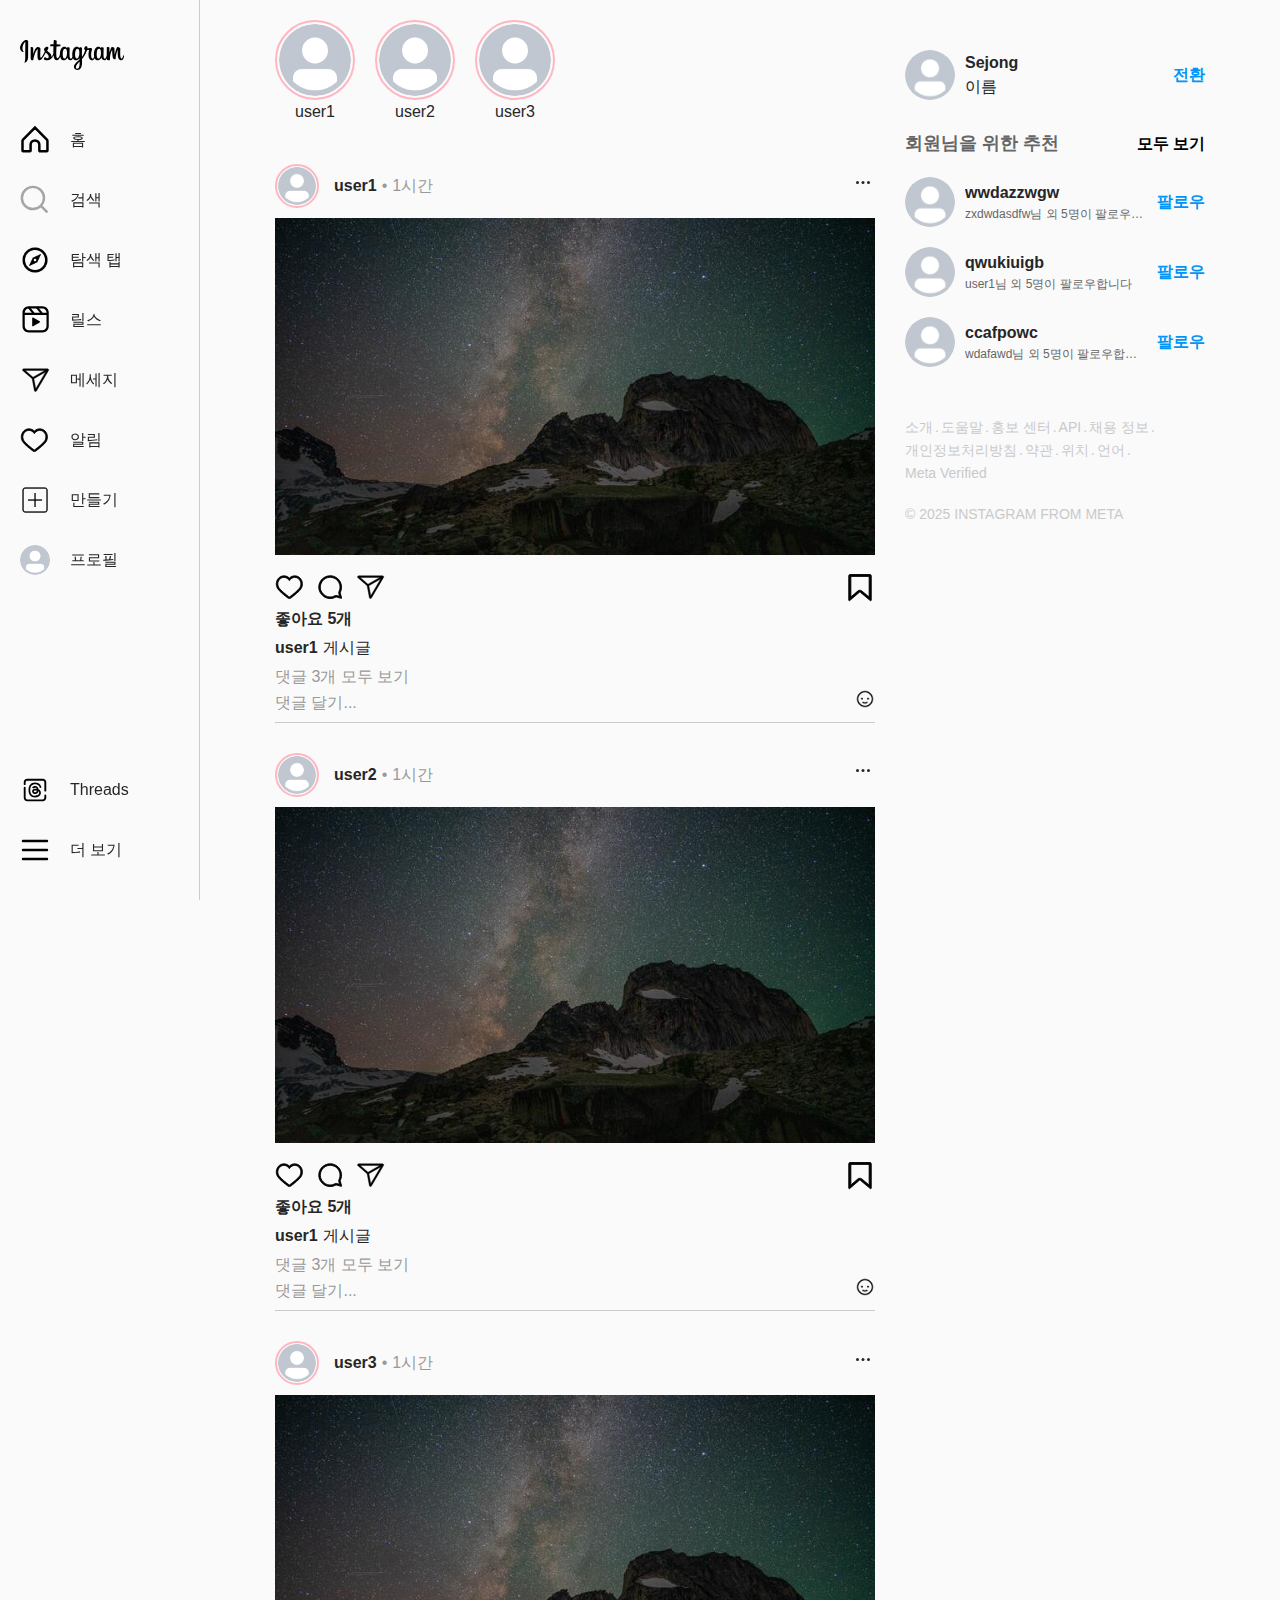
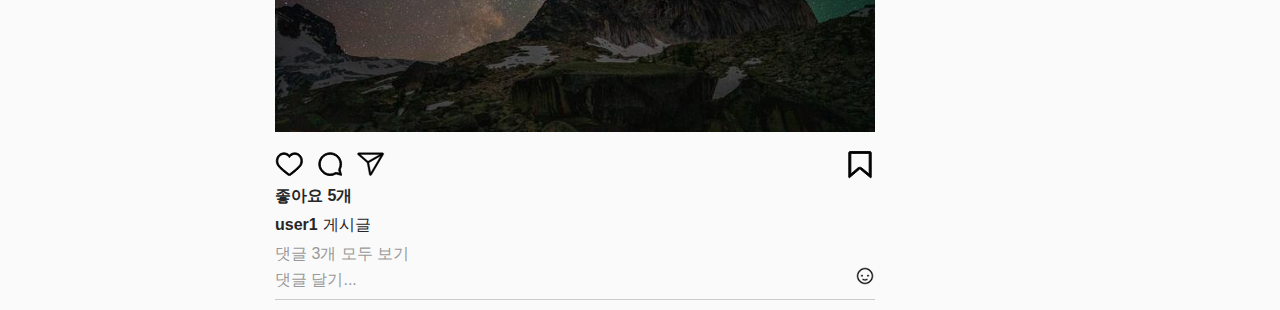
<file: instagram/index.html>
<!DOCTYPE html>
<html lang="en">
<head>
    <meta charset="UTF-8">
    <meta name="viewport" content="width=device-width, initial-scale=1.0">
    <title>Document</title>
    <link rel="stylesheet" href="styles/general.css">
    <link rel="stylesheet" href="styles/header.css">
    <link rel="stylesheet" href="styles/nav.css">
    <link rel="stylesheet" href="styles/main.css">
</head>
<body>
    <header id="main-header">
        <div class="header-left">
            <a href="#" id="header-logo-button" aria-label="Instagram Home">
                <img src="assets/icons/logo.svg" alt="Instagram Logo">
            </a>
        </div>
        <div class="header-right">
            <div class="header-search-bar">
                <input type="text" placeholder="검색">
                <img src="assets/icons/search.svg" alt="Header Search Icon" id="header-search-icon">
            </div>
            <button id="header-notification-button" aria-label="Notifications">
                <img src="assets/icons/heart.svg" alt="Notification Icon">
            </button>
        </div>
    </header>
    <nav id="primary-navigation">
        <div class="nav-top">
            <a href="#" class="nav-top-logo" aria-label="Instagram Home">
                <img src="assets/icons/logo.svg" alt="Instagram Logo">
            </a>
        </div>
        <div class="nav-center">
            <div class="nav-center home">
                <a href="#" aria-label="Home">
                    <img class="nav-icon" src="assets/icons/home.svg" alt="Home Icon">
                </a>
                <span class="nav-text">홈</span>
            </div>
            <div class="nav-center search">
                <a href="#" aria-label="Search">
                    <img class="nav-icon" src="assets/icons/search.svg" alt="Search Icon">
                </a>
                <span class="nav-text">검색</span>
            </div>
            <div class="nav-center explore">
                <a href="#" aria-label="Explore">
                    <img class="nav-icon" src="assets/icons/explore.png" alt="Explore Icon">
                </a>
                <span class="nav-text">탐색 탭</span>
            </div>
            <div class="nav-center reels">
                <a href="#" aria-label="Reels">
                    <img class="nav-icon" src="assets/icons/reels.svg" alt="Reels Icon">
                </a>
                <span class="nav-text">릴스</span>
            </div>
            <div class="nav-center mesaages">
                <a href="#" aria-label="Messages">
                    <img class="nav-icon" src="assets/icons/share.svg" alt="Messages Icon">
                </a>
                <span class="nav-text">메세지</span>
            </div>
            <div class="nav-center notifications">
                <a href="#" aria-label="Notifications">
                    <img class="nav-icon" src="assets/icons/heart.svg" alt="Notifications Icon">
                </a>
                <span class="nav-text">알림</span>
            </div>
            <div class="nav-center create">
                <a href="#" aria-label="Create">
                    <img class="nav-icon" src="assets/icons/plus.png" alt="create Icon">
                </a>
                <span class="nav-text">만들기</span>
            </div>
            <div class="nav-center profile">
                <a href="#" aria-label="Profile">
                    <img class="nav-icon" src="assets/images/avatar.png" alt="Profile Icon">
                </a>
                <span class="nav-text">프로필</span>
            </div>
        </div>
        <div class="nav-bottom">
            <div class="nav-bottom threads">
                <a href="#" aria-label="Threads">
                    <img class="nav-icon" src="assets/icons/threads.svg" alt="Threads Icon">
                </a>
                <span class="nav-text">Threads</span>
            </div>
            <div class="nav-bottom more">
                <a href="#" aria-label="More">
                    <img class="nav-icon" src="assets/icons/menu.svg" alt="More Icon">
                </a>
                <span class="nav-text">더 보기</span>
            </div>
        </div>
    </nav>
    <main>
        <div class="main-content">
            <section class="story-section">
                <div class="story-container">
                    <a class="story-item">
                        <img src="assets/images/avatar.png" alt="Story Avatar">
                        <span class="story-username">user1</span>
                    </a>
                    <a class="story-item">
                        <img src="assets/images/avatar.png" alt="Story Avatar">
                        <span class="story-username">user2</span>
                    </a>
                    <a class="story-item">
                        <img src="assets/images/avatar.png" alt="Story Avatar">
                        <span class="story-username">user3</span>
                    </a>
                </div>
            </section>
            <article class="main-container">

                <div class="post">
                    <div class="post-header">
                        <a class="post-header-avatar">
                            <img src="assets/images/avatar.png" alt="User Avatar">
                        </a>
                        <a href="#" class="post-header-username">user1</a>
                        <span style="color: #999;">•</span>
                        <a href="#" class="post-header-time">1시간</a>
                        <a href="#" class="post-header-options">
                            <img src="assets/icons/more.svg" alt="More Options Icon">
                        </a>
                    </div>
                    <div class="post-image">
                        <img src="assets/images/picture.jpeg" alt="Post Image">
                    </div>
                    <div class="post-actions">
                        <a href="#" class="post-actions heart" alt="Post Actions Heart">
                            <img src="assets/icons/heart.svg" alt="Heart">
                        </a>
                        <a href="#" class="post-actions reply" alt="Post Actions Reply">
                            <img src="assets/icons/comment.svg" alt="Comment">
                        </a>
                        <a href="#" class="post-actions share" alt="Post Actions Share">
                            <img src="assets/icons/share.svg" alt="Share">
                        </a>
                        <a href="#" class="post-actions bookmark" alt="Post Actions Bookmark">
                            <img src="assets/icons/bookmark.svg" alt="Bookmark">
                        </a>
                    </div>
                    <a href="#" class="post-likes">
                        <span>좋아요 5개</span>
                    </a>
                    <div class="post-caption">
                        <a href="#" class="post-caption-username" alt="Username">user1</a>
                        <span>게시글</span>
                    </div>
                    <a href="#" class="post-comments" alt="Comments">
                        <span>댓글 3개 모두 보기</span>
                    </a>
                    <div class="post-reply">
                        <input type="text" class="post-reply-input" placeholder="댓글 달기...">
                        <a href="#">
                            <img src="assets/icons/emoji.png" class="post-reply-emoji" alt="Emoji">
                        </a>
                    </div>
                </div>

                <div class="post">
                    <div class="post-header">
                        <a class="post-header-avatar">
                            <img src="assets/images/avatar.png" alt="User Avatar">
                        </a>
                        <a href="#" class="post-header-username">user2</a>
                        <span style="color: #999;">•</span>
                        <a href="#" class="post-header-time">1시간</a>
                        <a href="#" class="post-header-options">
                            <img src="assets/icons/more.svg" alt="More Options Icon">
                        </a>
                    </div>
                    <div class="post-image">
                        <img src="assets/images/picture.jpeg" alt="Post Image">
                    </div>
                    <div class="post-actions">
                        <a href="#" class="post-actions heart" alt="Post Actions Heart">
                            <img src="assets/icons/heart.svg" alt="Heart">
                        </a>
                        <a href="#" class="post-actions reply" alt="Post Actions Reply">
                            <img src="assets/icons/comment.svg" alt="Comment">
                        </a>
                        <a href="#" class="post-actions share" alt="Post Actions Share">
                            <img src="assets/icons/share.svg" alt="Share">
                        </a>
                        <a href="#" class="post-actions bookmark" alt="Post Actions Bookmark">
                            <img src="assets/icons/bookmark.svg" alt="Bookmark">
                        </a>
                    </div>
                    <a href="#" class="post-likes">
                        <span>좋아요 5개</span>
                    </a>
                    <div class="post-caption">
                        <a href="#" class="post-caption-username" alt="Username">user1</a>
                        <span>게시글</span>
                    </div>
                    <a href="#" class="post-comments" alt="Comments">
                        <span>댓글 3개 모두 보기</span>
                    </a>
                    <div class="post-reply">
                        <input type="text" class="post-reply-input" placeholder="댓글 달기...">
                        <a href="#">
                            <img src="assets/icons/emoji.png" class="post-reply-emoji" alt="Emoji">
                        </a>
                    </div>
                </div>

                <div class="post">
                    <div class="post-header">
                        <a class="post-header-avatar">
                            <img src="assets/images/avatar.png" alt="User Avatar">
                        </a>
                        <a href="#" class="post-header-username">user3</a>
                        <span style="color: #999;">•</span>
                        <a href="#" class="post-header-time">1시간</a>
                        <a href="#" class="post-header-options">
                            <img src="assets/icons/more.svg" alt="More Options Icon">
                        </a>
                    </div>
                    <div class="post-image">
                        <img src="assets/images/picture.jpeg" alt="Post Image">
                    </div>
                    <div class="post-actions">
                        <a href="#" class="post-actions heart" alt="Post Actions Heart">
                            <img src="assets/icons/heart.svg" alt="Heart">
                        </a>
                        <a href="#" class="post-actions reply" alt="Post Actions Reply">
                            <img src="assets/icons/comment.svg" alt="Comment">
                        </a>
                        <a href="#" class="post-actions share" alt="Post Actions Share">
                            <img src="assets/icons/share.svg" alt="Share">
                        </a>
                        <a href="#" class="post-actions bookmark" alt="Post Actions Bookmark">
                            <img src="assets/icons/bookmark.svg" alt="Bookmark">
                        </a>
                    </div>
                    <a href="#" class="post-likes">
                        <span>좋아요 5개</span>
                    </a>
                    <div class="post-caption">
                        <a href="#" class="post-caption-username" alt="Username">user1</a>
                        <span>게시글</span>
                    </div>
                    <a href="#" class="post-comments" alt="Comments">
                        <span>댓글 3개 모두 보기</span>
                    </a>
                    <div class="post-reply">
                        <input type="text" class="post-reply-input" placeholder="댓글 달기...">
                        <a href="#">
                            <img src="assets/icons/emoji.png" class="post-reply-emoji" alt="Emoji">
                        </a>
                    </div>
                </div>

            </article>
        </div>
        <aside class="side-menu">
            <div class="my-profile">
                <a href="#" class="my-profile-avatar">
                    <img src="assets/images/avatar.png">
                </a>
                <div class="my-profile-name">
                    <a href="#" class="my-profile-name-username">
                        Sejong
                    </a>
                    <span>이름</span>
                </div>
                <a href="#" class="my-profile-switch">
                    전환
                </a>
            </div>
            <div class="recommend">
                <span>회원님을 위한 추천</span>
                <a href="#" class="recommend-all">
                    모두 보기
                </a>
            </div>
            <div class="recommend-profile">
                <a href="#" class="recommend-profile-avatar">
                    <img src="assets/images/avatar.png">
                </a>
                <div class="recommend-profile-name">
                    <a href="#" class="recommend-profile-name-username">
                        wwdazzwgw
                    </a>
                    <span class="recommend-profile-info">zxdwdasdfw님 외 5명이 팔로우합니다</span>
                </div>
                <a href="#" class="recommend-profile-follow">
                    팔로우
                </a>
            </div>
            <div class="recommend-profile">
                <a href="#" class="recommend-profile-avatar">
                    <img src="assets/images/avatar.png">
                </a>
                <div class="recommend-profile-name">
                    <a href="#" class="recommend-profile-name-username">
                        qwukiuigb
                    </a>
                    <span class="recommend-profile-info">user1님 외 5명이 팔로우합니다</span>
                </div>
                <a href="#" class="recommend-profile-follow">
                    팔로우
                </a>
            </div>
            <div class="recommend-profile">
                <a href="#" class="recommend-profile-avatar">
                    <img src="assets/images/avatar.png">
                </a>
                <div class="recommend-profile-name">
                    <a href="#" class="recommend-profile-name-username">
                        ccafpowc
                    </a>
                    <span class="recommend-profile-info">wdafawd님 외 5명이 팔로우합니다</span>
                </div>
                <a href="#" class="recommend-profile-follow">
                    팔로우
                </a>
            </div>
            <div class="footer">
                <div class="footer-links">
                    <a href="#">소개</a>.
                    <a href="#">도움말</a>.
                    <a href="#">홍보 센터</a>.
                    <a href="#">API</a>.
                    <a href="#">채용 정보</a>.
                    <a href="#">개인정보처리방침</a>.
                    <a href="#">약관</a>.
                    <a href="#">위치</a>.
                    <a href="#">언어</a>.
                    <a href="#">Meta Verified</a>
                </div>
                
                <span>© 2025 INSTAGRAM FROM META</span>
            </div>
        </aside>
            
    </main>
</body>
</html>
</file>
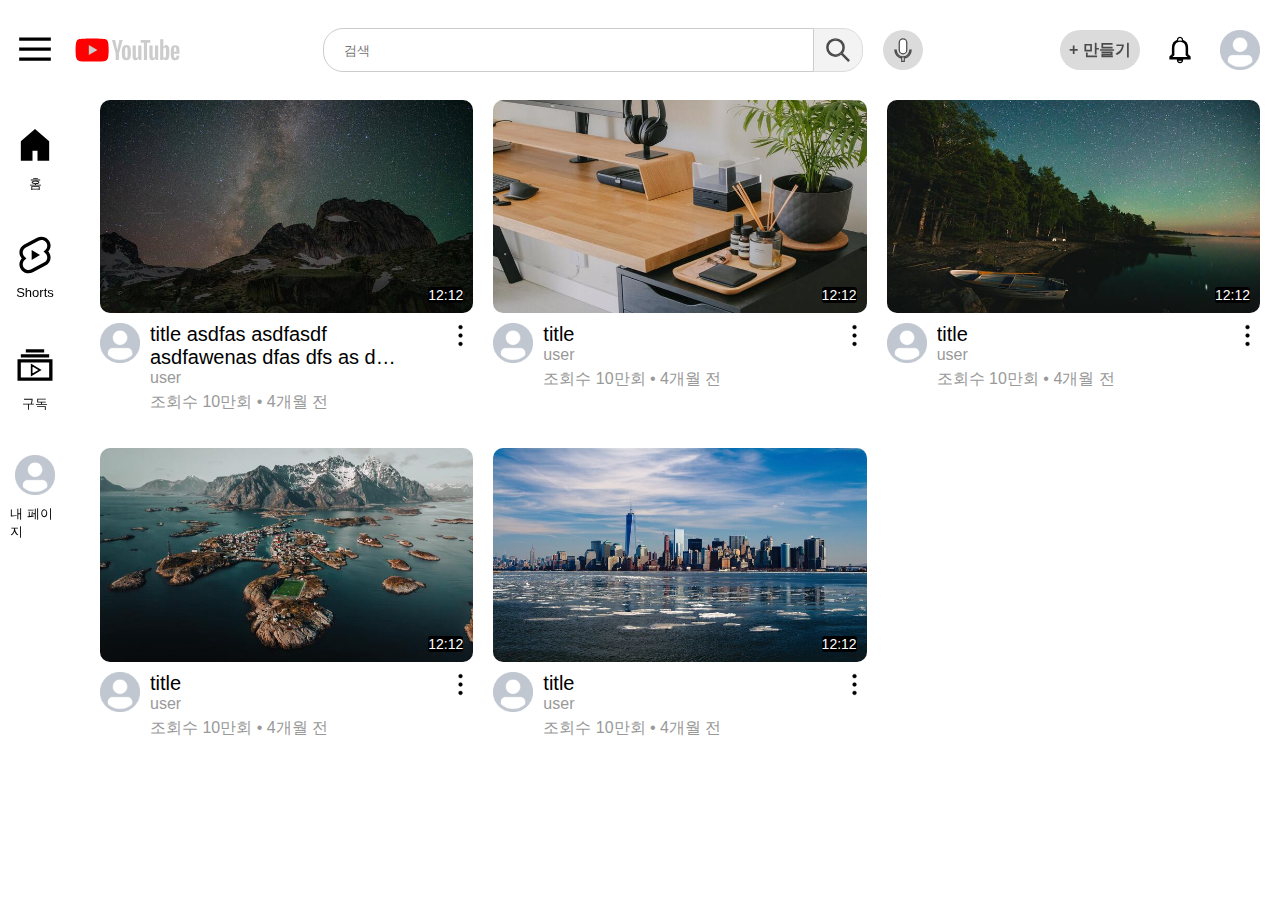
<file: youtube/index.html>
<!DOCTYPE html>
<html lang="en">
<head>
    <meta charset="UTF-8">
    <meta name="viewport" content="width=device-width, initial-scale=1.0">
    <title>Document</title>
    <link rel="stylesheet" href="styles/general.css">
    <link rel="stylesheet" href="styles/header.css">
    <link rel="stylesheet" href="styles/nav.css">
    <link rel="stylesheet" href="styles/main.css">
</head>
<body>
    <header>
        <div class="header">
            <div class="header-left">
                <button class="menu-btn">
                    <img src="assets/icons/hamburger-menu.svg" style="filter: invert(1);">
                </button>
                <a class="logo">
                    <img src="assets/icons/youtube-logo.svg">
                </a>
            </div>
            <div class="header-center">
                <input type="text" class="search" placeholder="검색">
                <button class="search-btn">
                    <img src="assets/icons/search.svg" style="filter: invert(1);">
                </button>
                <button class="voice-search-btn">
                    <img src="assets/icons/voice-search-icon.svg" style="filter: invert(1);">
                </button>
            </div>
            <div class="header-right">
                <button class="make-btn">
                    + 만들기
                </button>
                <button class="notifications">
                    <img src="assets/icons/notifications.svg" style="filter: invert(1);">
                </button>
                <button class="profile">
                    <img src="assets/images/avatars/avatar-1.png">
                </button>
            </div>
        </div>
    </header>
    <nav>
        <div class="nav">
            <div class="nav home">
                <a href="#">
                    <img src="assets/icons/home.svg" style="filter: invert(1);">
                    홈
                </a>
                
            </div>
            <div class="nav shorts">
                <a href="#">
                    <img src="assets/icons/shorts.svg">
                    Shorts
                </a>
            </div>
            <div class="nav subscriptions">
                <a href="#">
                    <img src="assets/icons/subscriptions.svg" style="filter: invert(1);">
                    구독
                </a>
            </div>
            <div class="nav my-page">
                <a href="#">
                    <img src="assets/images/avatars/avatar-1.png">
                    내 페이지
                </a>
            </div>
        </div>
    </nav>
    <main>
        <section class="video-grid">
            <div class="video-view">
                <div class="video">
                    <a class="video-thumnail">
                        <img src="assets/images/thumbnails/thumbnail-1.jpeg">
                    </a>
                    <p class="video-time">12:12</p>
                </div>
                <div class="video-infos">
                    <div class="left-video-infos">
                        <img class="video-profile" src="assets/images/avatars/avatar-1.png">
                    </div>
                    <div class="center-video-infos">
                        <span>title asdfas asdfasdf asdfawenas dfas dfs as d fonawon</span>
                        <a href="#" class="video-user-name">
                            user
                        </a>
                        <a href="#" class="video-info">
                            조회수 10만회 • 4개월 전
                        </a>
                    </div>
                    <div class="right-video-infos">
                        <img src="assets/icons/more.png">
                    </div>

                </div>
            </div>

            <div class="video-view">
                <div class="video">
                    <a class="video-thumnail">
                        <img src="assets/images/thumbnails/thumbnail-2.jpeg">
                    </a>
                    <p class="video-time">12:12</p>
                </div>
                <div class="video-infos">
                    <div class="left-video-infos">
                        <img class="video-profile" src="assets/images/avatars/avatar-1.png">
                    </div>
                    <div class="center-video-infos">
                        <span>title</span>
                        <a href="#" class="video-user-name">
                            user
                        </a>
                        <a href="#" class="video-info">
                            조회수 10만회 • 4개월 전
                        </a>
                    </div>
                    <div class="right-video-infos">
                        <img src="assets/icons/more.png">
                    </div>

                </div>
            </div>

            <div class="video-view">
                <div class="video">
                    <a class="video-thumnail">
                        <img src="assets/images/thumbnails/thumbnail-3.jpeg">
                    </a>
                    <p class="video-time">12:12</p>
                </div>
                <div class="video-infos">
                    <div class="left-video-infos">
                        <img class="video-profile" src="assets/images/avatars/avatar-1.png">
                    </div>
                    <div class="center-video-infos">
                        <span>title</span>
                        <a href="#" class="video-user-name">
                            user
                        </a>
                        <a href="#" class="video-info">
                            조회수 10만회 • 4개월 전
                        </a>
                    </div>
                    <div class="right-video-infos">
                        <img src="assets/icons/more.png">
                    </div>

                </div>
            </div>

            <div class="video-view">
                <div class="video">
                    <a class="video-thumnail">
                        <img src="assets/images/thumbnails/thumbnail-4.jpeg">
                    </a>
                    <p class="video-time">12:12</p>
                </div>
                <div class="video-infos">
                    <div class="left-video-infos">
                        <img class="video-profile" src="assets/images/avatars/avatar-1.png">
                    </div>
                    <div class="center-video-infos">
                        <span>title</span>
                        <a href="#" class="video-user-name">
                            user
                        </a>
                        <a href="#" class="video-info">
                            조회수 10만회 • 4개월 전
                        </a>
                    </div>
                    <div class="right-video-infos">
                        <img src="assets/icons/more.png">
                    </div>

                </div>
            </div>

            <div class="video-view">
                <div class="video">
                    <a class="video-thumnail">
                        <img src="assets/images/thumbnails/thumbnail-5.jpeg">
                    </a>
                    <p class="video-time">12:12</p>
                </div>
                <div class="video-infos">
                    <div class="left-video-infos">
                        <img class="video-profile" src="assets/images/avatars/avatar-1.png">
                    </div>
                    <div class="center-video-infos">
                        <span>title</span>
                        <a href="#" class="video-user-name">
                            user
                        </a>
                        <a href="#" class="video-info">
                            조회수 10만회 • 4개월 전
                        </a>
                    </div>
                    <div class="right-video-infos">
                        <img src="assets/icons/more.png">
                    </div>

                </div>
            </div>
        </section>
    </main>
</body>
</html>
</file>
<file: instagram/styles/general.css>
*,
*::before,
*::after {
    margin: 0;
    padding: 0;
    box-sizing: border-box;
}

html {
    font-size: 16px;
    scroll-behavior: smooth;
}

body {
    display: flex;
    height: 100vh;
    line-height: 1.5;
    font-family: -apple-system, BlinkMacSystemFont, "Segoe UI", Roboto, "Helvetica Neue", Arial, sans-serif;
    color: #262626;
    background-color: #fafafa;
}

a {
    text-decoration: none;
    color: inherit;
}
</file>
<file: instagram/styles/header.css>
#main-header {
    position: fixed;
    top: 0;
    left: 0;
    right: 0;
    z-index: 100;

    display: flex;
    align-items: center;
    justify-content: space-between;
    padding: 10px 20px;
}

.header-left {
    display: flex;
    align-items: center;
}

#header-logo-button {
    display: flex;
    align-items: center;
}

#header-logo-button:hover {
    background-color: #ccc;
    border-radius: 5px;
}

.header-right {
    display: flex;
    align-items: center;
}

.header-search-bar {
    width: 268px;
    height: 36px;
    align-items: center;
    position: relative;
}

.header-search-bar img {
    position: absolute;
    width: 16px;
    height: 16px;
    left: 10px;
    top: 50%;
    transform: translateY(-50%);
}

.header-search-bar input {
    width: 100%;
    height: 100%;
    padding-left: 36px;
    border: none;
    background-color: #ccc;
    border-radius: 5px;
    font-size: 16px;
    color: #333;
}

.header-search-bar input:focus {
    outline: none;
    padding-left: 10px;
}

.header-search-bar input:focus + img{
    display: none;
}

#header-notification-button {
    width: 36px;
    height: 36px;
    display: flex;
    align-items: center;
    padding-left: 10px;
    background: none;
    border: none;
    cursor: pointer;
}

@media (min-width: 768px) {
    #main-header {
        display: none;
    }
}
</file>
<file: instagram/styles/nav.css>
#primary-navigation {
    display: flex;
    flex-direction: column;
    position: fixed;
    width: 200px;
    height: 100vh;
    padding: 10px;
    border-right: 1px solid #ccc;
}

.nav-top {
    display: flex;
    margin: 30px 10px;
}

.nav-top-logo {
    width: 100px;
    height: 40px;
}

.nav-center {
    display: flex;
    flex-direction: column;
    padding: 0 5px;
}

.nav-bottom {
    display: flex;
    flex-direction: column;
    margin-top: auto;
    margin-bottom: 10px;
    padding: 0 5px;
}

.nav-center * {
    display: flex;
    margin: 5px 0;
    cursor: pointer;
}

.nav-center.profile img {
    border-radius: 50%;
}

.nav-bottom * {
    display: flex;
    margin: 5px 0;
    cursor: pointer;
}

.nav-icon {
    display: flex;
    width: 30px;
    height: 30px;
}

.nav-text {
    display: flex;
    position: absolute;
    width: 100px;
    height: 40px;
    margin-left: 50px;
    align-items: center;
}

.nav-center *:hover {
    background-color: #ccc;
    border-radius: 5px;
}

.nav-bottom *:hover {
    background-color: #ccc;
    border-radius: 5px;
}


@media (max-width: 768px) {
    #primary-navigation {
        display: none
    }   
}

@media (max-width: 1200px) {
    #primary-navigation {
        width: 70px;
    }

    .nav-top {
        justify-content: center;
        align-items: center;
    }

    .nav-top-logo {
        content: url("/instagram/assets/icons/small-logo.svg");
        width: 30px;
        height: 40px;
    }

    .nav-top-logo:hover {
        background-color: #ccc;
        border-radius: 5px;
    }

    .nav-text {
        display: none;
    }
}
</file>
<file: instagram/styles/main.css>
main {
    display: flex;
    align-items: flex-start;
    justify-content: center;
    width: 100%;
    padding: 20px;
    margin-left: 200px;
}

.main-content {
    display: flex;
    flex: 1;
    max-width: 600px;
    flex-direction: column;
}

.story-container {
    display: flex;
    margin-bottom: 20px;
}

.story-item {
    display: flex;
    flex-direction: column;
    align-items: center;
    cursor: pointer;
    margin-right: 20px;
}

.story-item img {
    width: 80px;
    height: 80px;
    padding: 2px;
    border: 2px solid lightpink;
    border-radius: 50%;
}

.main-container {
    display: flex;
    flex-direction: column;
    align-items: center;
}

.post {
    display: flex;
    flex-direction: column;
    width: 100%;
    margin: 10px;
    border-bottom: 1px solid #ccc;
}

.post-header {
    display: flex;
    align-items: center;
    padding: 10px 0;
}

.post-header-avatar {
    display: flex;
    border: 2px solid lightpink;
    border-radius: 50%;
    margin-right: 10px;
    cursor: pointer;
}

.post-header-avatar img {
    width: 40px;
    height: 40px;
    padding: 1px;
    border-radius: 50%;
}

.post-header-username {
    font-weight: bold;
    color: #262626;
    padding: 0 5px;
}

.post-header-time {
    padding: 0 5px;
    color: #999;
}

.post-header-options {
    margin-left: auto;
}

.post-image img{
    width: 100%;
    height: auto;
}

.post-actions {
    display: flex;
    margin-top: 5px;
}


.post-actions img {
    width: 30px;
    height: 30px;
}

.post-actions.heart,
.post-actions.reply,
.post-actions.share {
    margin-right: 10px;
}

.post-actions.bookmark {
    margin-left: auto;
}

.post-likes {
    font-weight: bold;
    margin-top: 5px;
}

.post-caption {
    display: flex;
    margin-top: 5px;
}

.post-caption-username {
    font-weight: bold;
    margin-right: 5px;
}

.post-comments {
    color: #999;
    margin-top: 5px;
}

.post-reply {
    display: flex;
}

.post-reply-input {
    width: 100%;
    height: 100%;
    border: none;
    background: inherit;
    font-size: 16px;
    margin-top: 5px;
    margin-bottom: 10px;
}

.post-reply-input::placeholder {
    color: #999;
}

.post-reply-input:focus {
    outline: none;
}

.post-reply-emoji {
    display: block;
}

.post-reply-emoji {
    width: 20px;
    height: 20px;
}

.post-reply-emoji:hover{
    opacity: 0.5;
}

.side-menu {
    width: 300px;
    display: flex;
    flex-direction: column;
    margin-top: 30px;
    margin-left: 30px;
}

.my-profile {
    display: flex;
    align-items: center;
}

.my-profile-avatar {
    width: 50px;
    height: 50px;
    margin-right: 10px;
}

.my-profile-avatar img {
    width: 50px;
    height: 50px;
    border-radius: 50%;
}

.my-profile-name {
    display: flex;
    flex-direction: column;
    align-items: flex-start;
    justify-content: center;
}

.my-profile-name-username {
    font-weight: bold;
}

.my-profile-switch {
    display: flex;
    margin-left: auto;
    align-items: center;
    color: #0095f6;
    font-weight: bold;
}

.my-profile-switch:hover {
    text-decoration: underline;
}

.recommend {
    display: flex;
    margin-top: 30px;
}

.recommend span {
    font-size: 18px;
    color: #666;
    font-weight: bold;
}

.recommend-all {
    display: flex;
    align-items: center;
    margin-left: auto;
    color: black;
    font-weight: bold;
}

.recommend-all:hover {
    opacity: 0.5;
}

.recommend-profile {
    display: flex;
    align-items: center;
    margin-top: 20px;
    width: 100%;
    flex-shrink: 0;
}

.recommend-profile-avatar {
    width: 50px;
    height: 50px;
    margin-right: 10px;
}

.recommend-profile-avatar img {
    width: 50px;
    height: 50px;
    border-radius: 50%;
}

.recommend-profile-name {
    display: flex;
    flex-direction: column;
    align-items: flex-start;
    justify-content: center;
    flex: 1;
    min-width: 0;
    margin-right: 10px;
}

.recommend-profile-name-username {
    font-weight: bold;
    white-space: nowrap;
    text-overflow: ellipsis;
    overflow: hidden;
    width: 100%;

}

.recommend-profile-info {
    white-space: nowrap;
    text-overflow: ellipsis;
    overflow: hidden;
    width: 100%;
    font-size: 12px;
    color: #666;
}

.recommend-profile-follow {
    display: flex;
    margin-left: auto;
    align-items: center;
    color: #0095f6;
    font-weight: bold;
    flex-shrink: 0;
    white-space: nowrap;
}

.footer {
    display: flex;
    flex-direction: column;
    justify-content: center;
    margin-top: 50px;
    font-size: 14px;
    color: #999;
    opacity: 0.5;
}

.footer-links {
    display: flex;
    flex-wrap: wrap;
    gap: 2px;
    margin-bottom: 20px;
}

.footer-links a {
    white-space: nowrap;
    color: #999;
    text-decoration: none;
}

.footer a:hover {
    text-decoration: underline;
}

@media (max-width: 1200px) {
    main {
        margin-left: 70px; /* 축소된 nav 너비만큼 조정 */
    }
}

@media (max-width: 768px) {
    main {
        margin-left: 0; /* 모바일에서는 nav가 없으므로 마진 제거 */
        margin-top: 60px; /* 헤더 높이만큼 상단 마진 추가 */
    }
}
@media (max-width: 1260px) {
    .side-menu {
        display: none;
    }
}
</file>
<file: youtube/styles/general.css>
p {
    margin-top: 0;
    margin-bottom: 0;
}

body {
    font-family: Roboto, Arial;
    margin: 0;
}
</file>
<file: youtube/styles/header.css>
.header {
    position: fixed;
    top: 0;
    left: 0;
    right: 0;
    z-index: 999;
    display: flex;
    justify-content: space-between;
    align-items: center;
    height: 100px;
    padding: 0 10px;
    background-color: #fff;
}

.header-left {
    display: flex;
    align-items: center;
}

.menu-btn {
    display: flex;
    background-color: #fff;
    border: none;
    cursor: pointer;
    align-items: center;
    justify-content: center;
    border-radius: 50%;
    height: 50px;
    width: 50px;
}

.menu-btn img {
    height: 40px;
    width: 40px;
}

.menu-btn:hover {
    background-color: #ccc;
}

.logo {
    display: flex;
    align-items: center;
    cursor: pointer;
}

.logo img {
    height: 90px;
}

.header-center {
    display: flex;
    justify-content: center;
    align-items: center;
    flex: 1;
    max-width: 600px;
    margin: 0 40px;
}

.search {
    display: flex;
    border: 1px solid #ccc;
    height: 40px;
    flex: 1;
    min-width: 120px;
    border-top-left-radius: 20px;
    border-bottom-left-radius: 20px;
    padding-left: 20px;
}

.search-btn {
    display: flex;
    border: 1px solid #ccc;
    height: 44px;
    width: 50px;
    margin-left: -1px;
    align-items: center;
    justify-content: center;
    cursor: pointer;
    border-top-right-radius: 20px;
    border-bottom-right-radius: 20px;
    opacity: 0.7;
}

.search-btn:hover {
    opacity: 1;
}

.search-btn img {
    height: 30px;
}

.voice-search-btn {
    display: flex;
    margin-left: 20px;
    background-color: #ccc;
    border: none;
    border-radius: 50%;
    width: 40px;
    height: 40px;
    align-items: center;
    justify-content: center;
    cursor: pointer;
    opacity: 0.7;
}

.voice-search-btn:hover {
    opacity: 1;
}

.voice-search-btn img {
    height: 30px;
}

.header-right {
    display: flex;
    justify-content: center;
    align-items: center;
}

.make-btn {
    display: flex;
    justify-content: center;
    align-items: center;
    width: 80px;
    height: 40px;
    margin: 10px;
    border: none;
    border-radius: 20px;
    cursor: pointer;
    background-color: #ccc;
    opacity: 0.7;
    font-size: 16px;
    font-weight: bold;
}

.make-btn:hover {
    opacity: 1;
}

.notifications {
    display: flex;
    justify-content: center;
    align-items: center;
    width: 40px;
    height: 40px;
    margin: 10px;
    background-color: #fff;
    border: none;
    cursor: pointer;
    border-radius: 50%;
}

.notifications:hover {
    background-color: #ccc;
}

.notifications img {
    width: 30px;
    height: 30px;
}

.profile {
    display: flex;
    justify-content: center;
    align-items: center;
    width: 40px;
    height: 40px;
    margin: 10px;
    border: none;
    border-radius: 50%;
    cursor: pointer;
}

.profile img {
    width: 40px;
    height: 40px;
}

@media (max-width: 751px) {
    .search {
        display: none;
    }

    .search-btn {
        background-color: #fff;
        border: none;
    }

    .search-btn:hover {
        border-radius: 50%;
        background-color: #ccc;
    }

    .voice-search-btn {
        background-color: #fff;

    }

    .voice-search-btn:hover {
        border-radius: 50%;
        background-color: #ccc;
    }
}
</file>
<file: youtube/styles/nav.css>
nav {
    position: fixed;
    height: 100vh;
    margin-top: 100px;
}

.nav {
    display: flex;
    flex-direction: column;
    justify-content: center;
    align-items: center;
    width: 50px;
    margin: 10px;
}

.nav a {
    display: flex;
    flex-direction: column;
    width: 50px;
    height: 80px;
    align-items: center;
    justify-content: flex-start;
    margin-bottom: 10px;
    color: #000;
    font-size: 13px;
    margin-bottom: 10px;
    text-decoration: none
}

.nav a:hover{
    background-color: #ccc;
    border-radius: 5px;
}

.nav img {
    padding-top: 5px;
    width: 40px;
    height: 40px;
    padding-bottom: 10px;
}

.nav span {
    text-decoration: none;
}

@media (max-width: 751px) {
    .nav {
        display: none;
    }
}
</file>
<file: youtube/styles/main.css>
.video-grid {
    display: grid;
    margin-left: 100px;
    margin-right: 20px;
    padding-top: 100px;
    grid-template-columns: repeat(auto-fill, minmax(300px, 1fr));
    gap: 20px;
}

@media (max-width: 751px) {
    .video-grid {
        grid-template-columns: repeat(auto-fill, minmax(250px, 1fr));
        margin-left: 20px;
    }
}

@media (min-width: 751px) and (max-width: 999px) {
    .video-grid {
        grid-template-columns: repeat(auto-fill, minmax(250px, 1fr));
    }
}

@media (min-width: 1000px) {
    .video-grid {
        grid-template-columns: repeat(auto-fill, minmax(300px, 1fr));

    }
}

.video-view {
    display: flex;
    flex-direction: column;
}

.video {
    position: relative;
}

.video-thumnail {
    width: 100%;
    cursor: pointer;
    aspect-ratio: 16 / 9;
    overflow: hidden;
}

.video-thumnail img {
    width: 100%;
    height: 100%;
    border-radius: 10px;
}

.video-time {
    position: absolute;
    right: 10px;
    bottom: 10px;
    font-size: 14px;
    background-color: black;
    border-radius: 3px;
    color: white;
}

.video-infos {
    display: flex;
    width: 100%;
    padding: 10px 0;
    gap: 10px;
}

.left-video-infos{
    flex-shrink: 0;
}

.left-video-infos img{
    width: 40px;
    cursor: pointer;
}

.center-video-infos {
    display: flex;
    flex: 1;
    flex-direction: column;
}

.center-video-infos span {
    font-size: 20px;
    cursor: pointer;
    overflow: hidden;
    text-overflow: ellipsis;
    display: -webkit-box;
    -webkit-line-clamp: 2;
    line-clamp: 2;
    -webkit-box-orient: vertical;
}

.center-video-infos a {
    color: #999;
    text-decoration: none;
    padding-bottom: 5px;
    cursor: pointer;;
}

.right-video-infos {
    flex-shrink: 0;
    /* margin-left: auto; */
    cursor: pointer;
}

.right-video-infos img {
    height: 25px;
}
</file>
